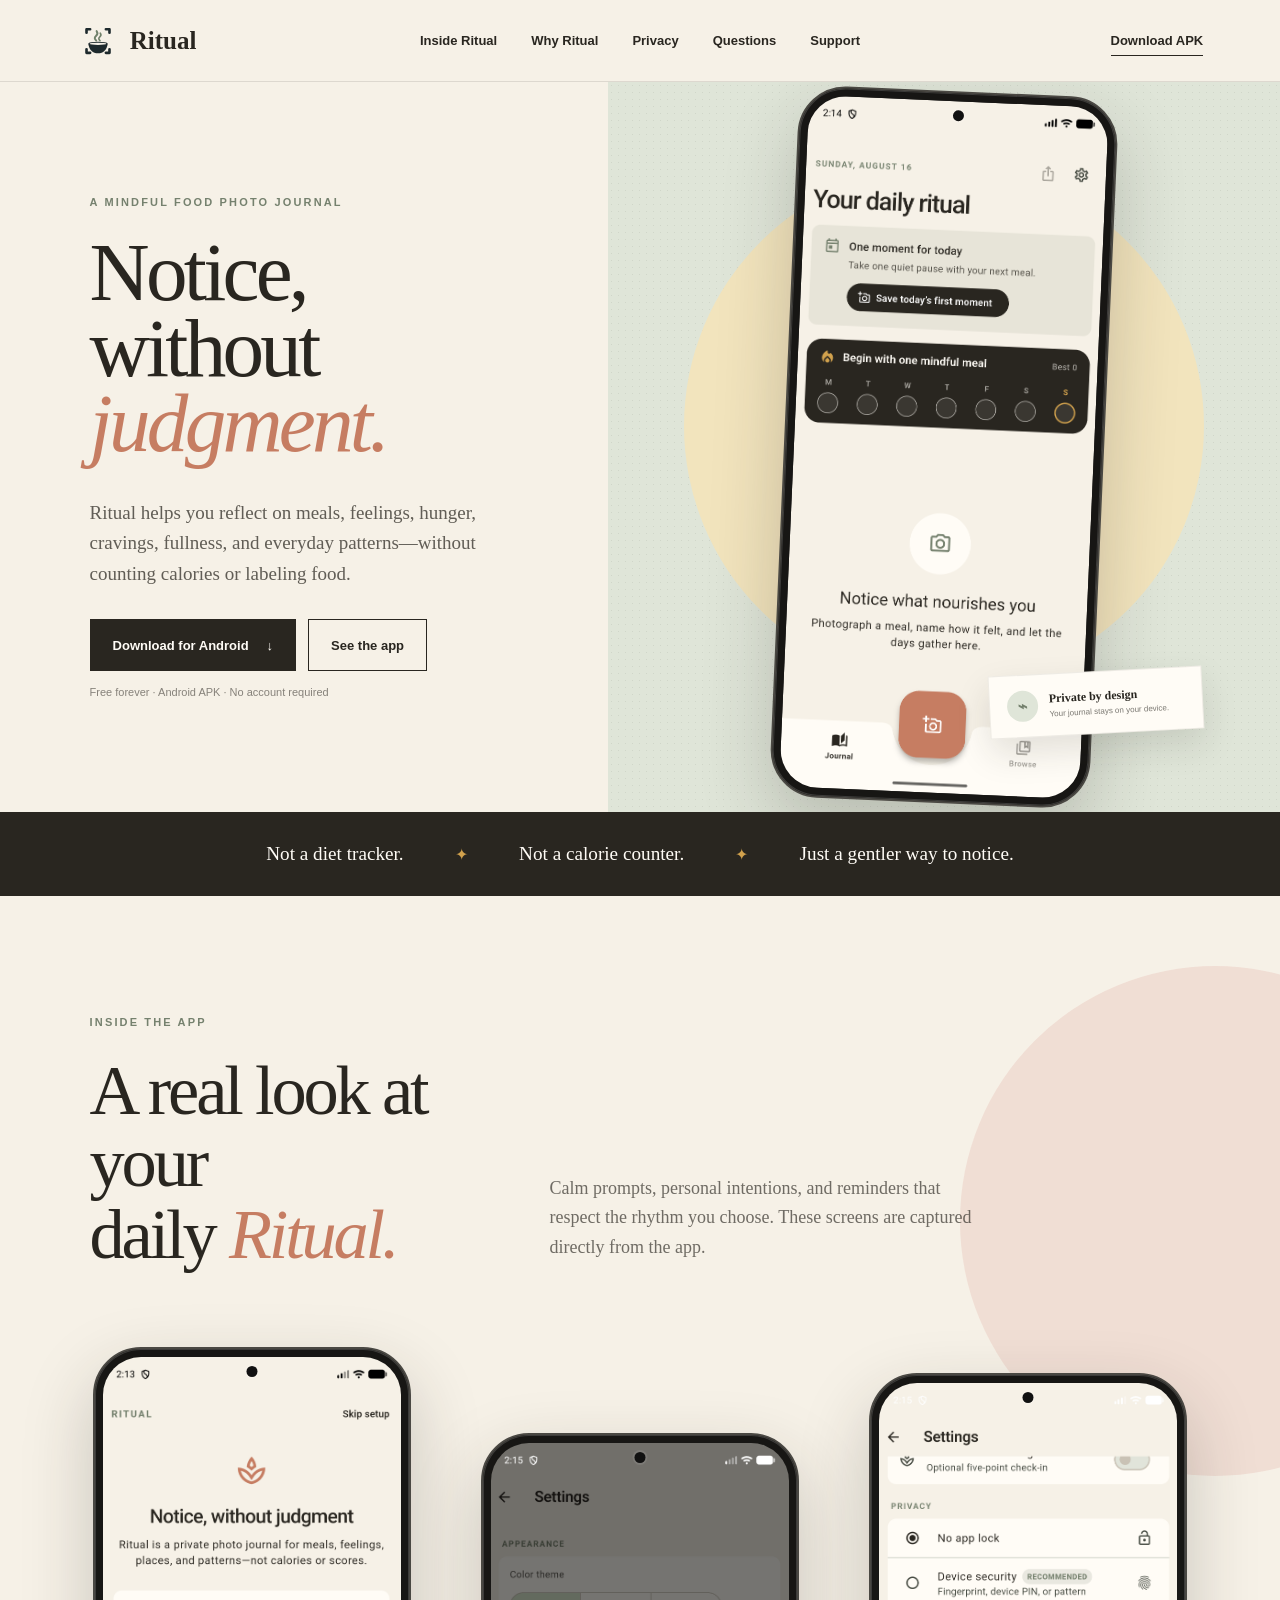
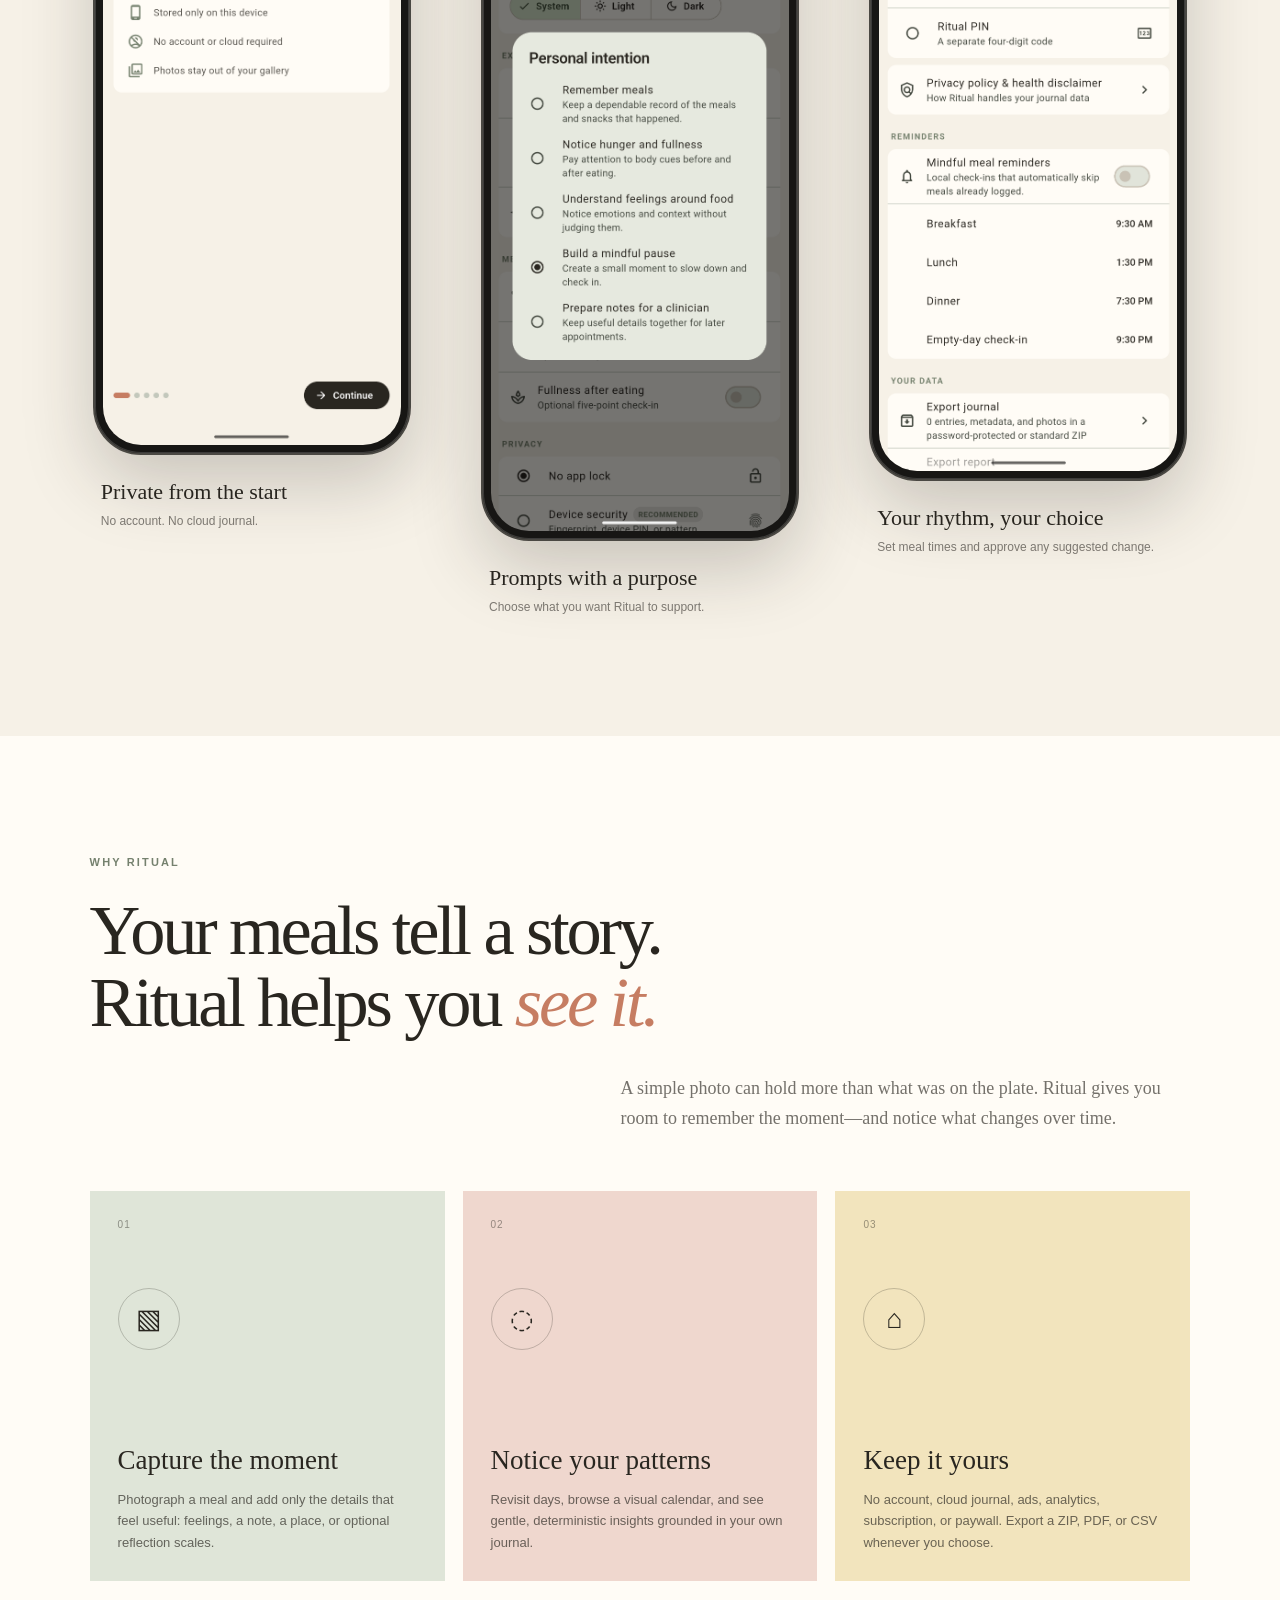
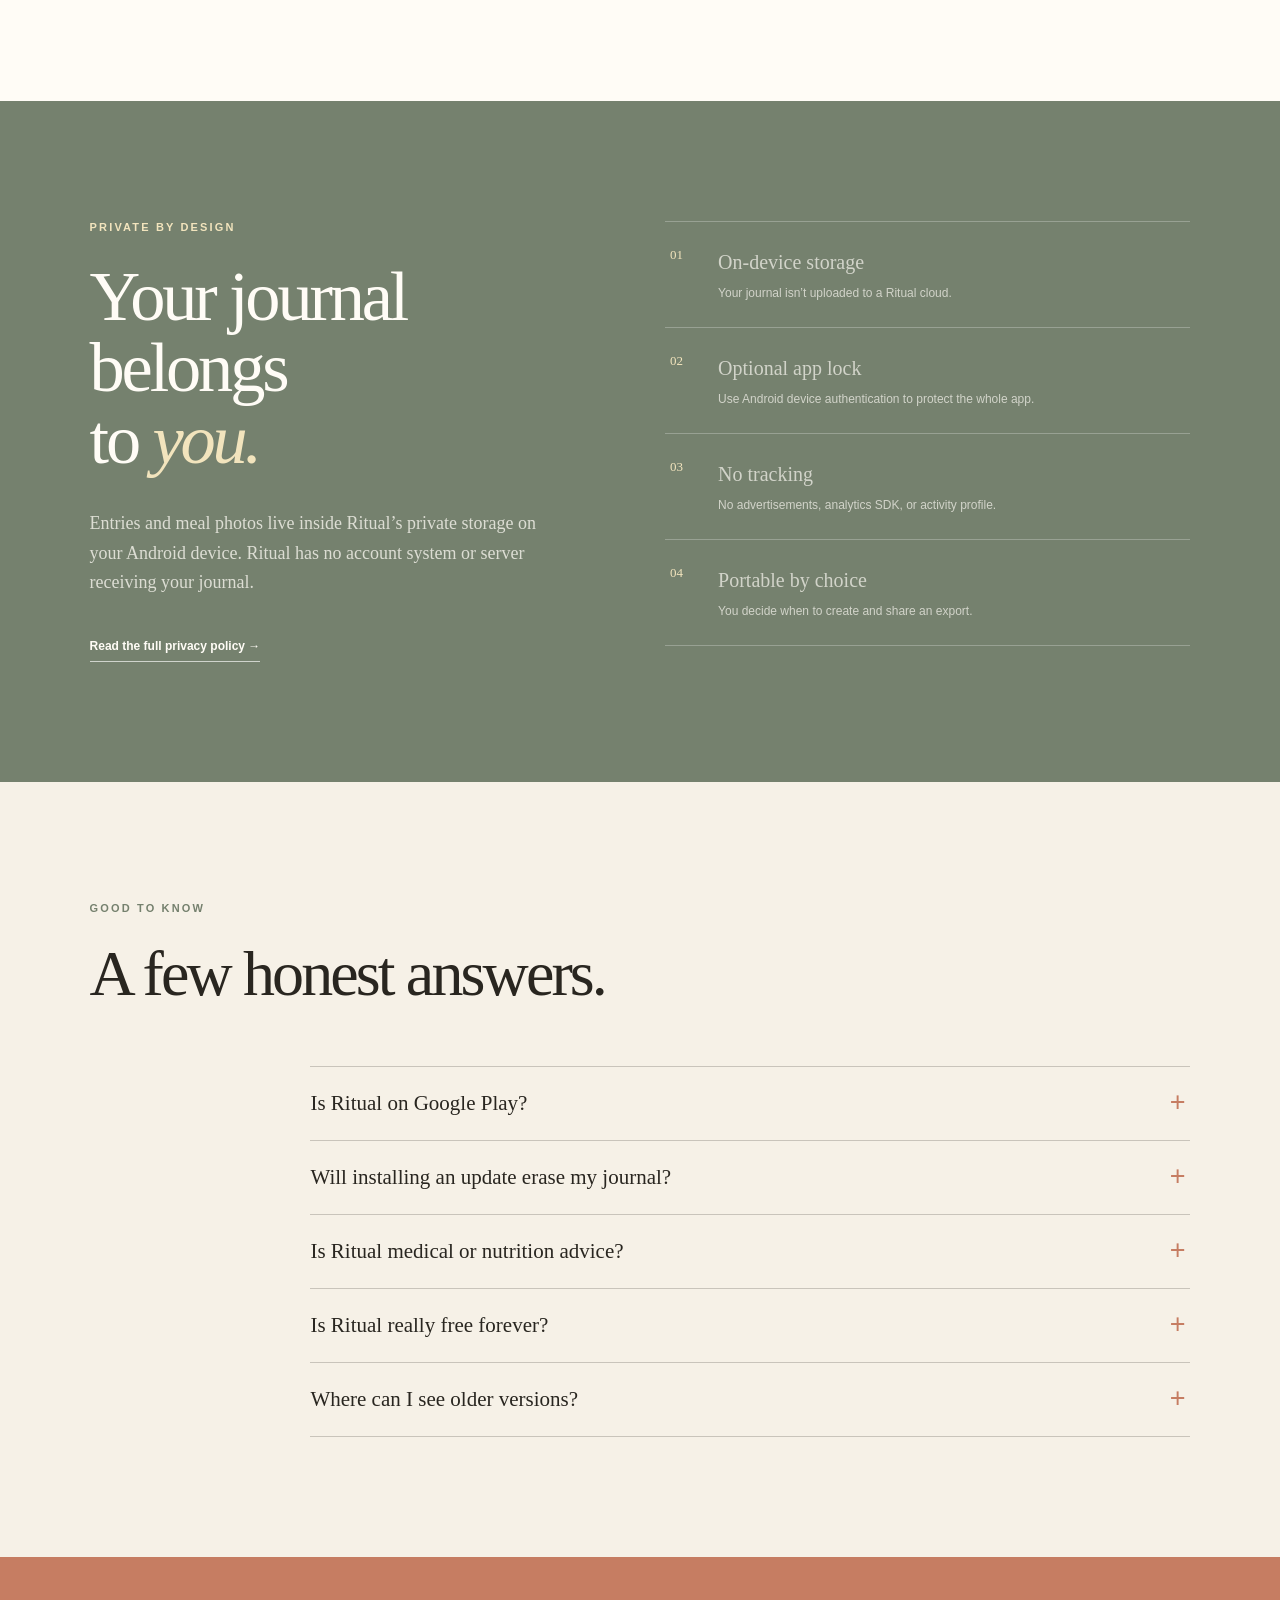
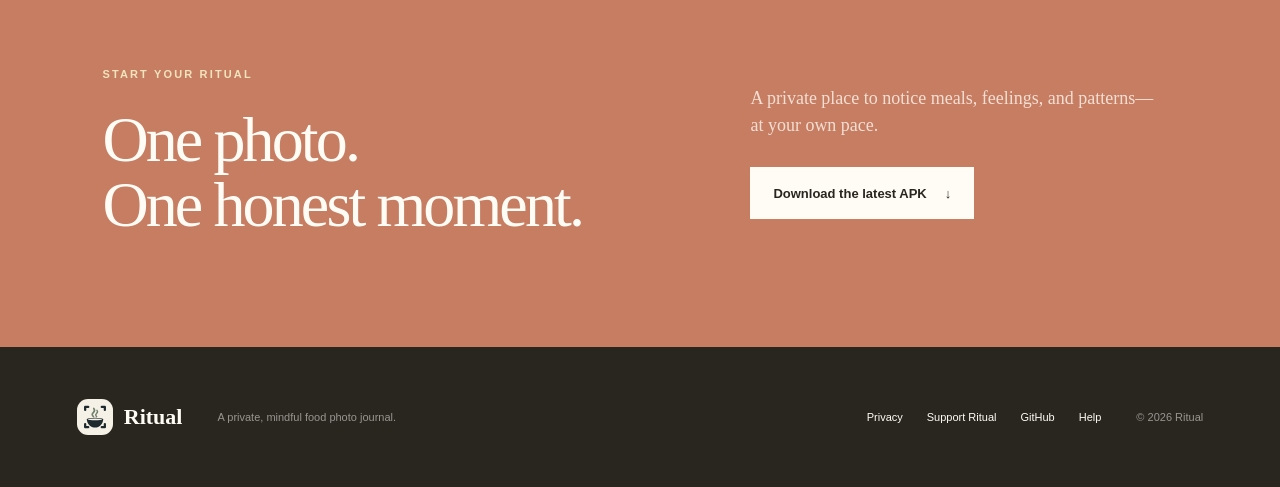
<file: web/index.html>
<!doctype html>
<html lang="en">
  <head>
    <meta charset="utf-8" />
    <meta name="viewport" content="width=device-width, initial-scale=1" />
    <meta name="theme-color" content="#f6f1e7" />
    <meta
      name="description"
      content="Ritual is a private, mindful food photo journal for Android. Notice meals, feelings, and patterns without calories or judgment."
    />
    <meta property="og:type" content="website" />
    <meta property="og:title" content="Ritual — Notice, without judgment" />
    <meta
      property="og:description"
      content="A private food photo journal for Android. Your journal stays on your device."
    />
    <meta property="og:url" content="https://ritualapp.nishkamk.com/" />
    <meta property="og:image" content="https://ritualapp.nishkamk.com/assets/ritual-social-card.png" />
    <meta property="og:image:width" content="1200" />
    <meta property="og:image:height" content="630" />
    <meta name="twitter:card" content="summary_large_image" />
    <link rel="canonical" href="https://ritualapp.nishkamk.com/" />
    <link rel="icon" href="assets/ritual-logo.svg" type="image/svg+xml" />
    <link rel="icon" href="favicon.ico" sizes="any" />
    <link rel="apple-touch-icon" href="apple-touch-icon.png" />
    <link rel="manifest" href="site.webmanifest" />
    <link rel="stylesheet" href="styles.css" />
    <title>Ritual — A private food photo journal</title>
  </head>
  <body>
    <header class="site-header">
      <a class="brand" href="#top" aria-label="Ritual home">
        <img src="assets/ritual-logo.svg" alt="" width="42" height="42" />
        <span>Ritual</span>
      </a>
      <nav aria-label="Main navigation">
        <a href="#inside-ritual">Inside Ritual</a>
        <a href="#why-ritual">Why Ritual</a>
        <a href="#privacy">Privacy</a>
        <a href="#questions">Questions</a>
        <a href="support/">Support</a>
      </nav>
      <a class="header-download" href="https://github.com/ScoutorcusA/ritual-app/releases/download/ritual-latest/ritual-latest.apk">Download APK</a>
    </header>

    <main id="top">
      <section class="hero">
        <div class="hero-copy">
          <p class="eyebrow">A mindful food photo journal</p>
          <h1>Notice, without<br /><em>judgment.</em></h1>
          <p class="hero-intro">
            Ritual helps you reflect on meals, feelings, hunger, cravings, fullness,
            and everyday patterns—without counting calories or labeling food.
          </p>
          <div class="hero-actions">
            <a class="button button-primary" href="https://github.com/ScoutorcusA/ritual-app/releases/download/ritual-latest/ritual-latest.apk">
              Download for Android <span aria-hidden="true">↓</span>
            </a>
            <a class="button button-secondary" href="#inside-ritual">See the app</a>
          </div>
          <p class="download-note">Free forever · Android APK · No account required</p>
        </div>

        <div class="hero-visual" aria-label="A preview of the Ritual food journal">
          <div class="sun-disc" aria-hidden="true"></div>
          <div class="device-phone hero-phone">
            <span class="phone-camera" aria-hidden="true"></span>
            <img
              src="assets/app-today.png"
              alt="Ritual’s Today screen showing a mindful first-meal prompt and weekly rhythm"
              width="1344"
              height="2992"
            />
          </div>
          <aside class="privacy-note">
            <span aria-hidden="true">⌁</span>
            <div><strong>Private by design</strong><small>Your journal stays on your device.</small></div>
          </aside>
        </div>
      </section>

      <section class="principle-strip" aria-label="Ritual principles">
        <p>Not a diet tracker.</p>
        <span aria-hidden="true">✦</span>
        <p>Not a calorie counter.</p>
        <span aria-hidden="true">✦</span>
        <p>Just a gentler way to notice.</p>
      </section>

      <section class="section app-showcase" id="inside-ritual">
        <div class="section-heading showcase-heading">
          <p class="eyebrow">Inside the app</p>
          <h2>A real look at your<br />daily <em>Ritual.</em></h2>
          <p>
            Calm prompts, personal intentions, and reminders that respect the
            rhythm you choose. These screens are captured directly from the app.
          </p>
        </div>
        <div class="screenshot-stage">
          <figure class="screen-card screen-card-onboarding">
            <div class="device-phone">
              <span class="phone-camera" aria-hidden="true"></span>
              <img
                src="assets/app-onboarding.png"
                alt="Ritual onboarding explaining private on-device storage"
                loading="lazy"
                width="1344"
                height="2992"
              />
            </div>
            <figcaption><strong>Private from the start</strong><span>No account. No cloud journal.</span></figcaption>
          </figure>
          <figure class="screen-card screen-card-intention">
            <div class="device-phone">
              <span class="phone-camera" aria-hidden="true"></span>
              <img
                src="assets/app-intention.png"
                alt="Ritual’s personal intention choices"
                loading="lazy"
                width="1344"
                height="2992"
              />
            </div>
            <figcaption><strong>Prompts with a purpose</strong><span>Choose what you want Ritual to support.</span></figcaption>
          </figure>
          <figure class="screen-card screen-card-reminders">
            <div class="device-phone">
              <span class="phone-camera" aria-hidden="true"></span>
              <img
                src="assets/app-reminders.png"
                alt="Ritual reminder settings with editable meal times"
                loading="lazy"
                width="1344"
                height="2992"
              />
            </div>
            <figcaption><strong>Your rhythm, your choice</strong><span>Set meal times and approve any suggested change.</span></figcaption>
          </figure>
        </div>
      </section>

      <section class="section story" id="why-ritual">
        <div class="section-heading">
          <p class="eyebrow">Why Ritual</p>
          <h2>Your meals tell a story.<br />Ritual helps you <em>see it.</em></h2>
        </div>
        <p class="section-lede">
          A simple photo can hold more than what was on the plate. Ritual gives you
          room to remember the moment—and notice what changes over time.
        </p>
        <div class="feature-grid">
          <article class="feature-card feature-sage">
            <span class="feature-number">01</span>
            <div class="feature-icon" aria-hidden="true">▧</div>
            <h3>Capture the moment</h3>
            <p>Photograph a meal and add only the details that feel useful: feelings, a note, a place, or optional reflection scales.</p>
          </article>
          <article class="feature-card feature-clay">
            <span class="feature-number">02</span>
            <div class="feature-icon" aria-hidden="true">◌</div>
            <h3>Notice your patterns</h3>
            <p>Revisit days, browse a visual calendar, and see gentle, deterministic insights grounded in your own journal.</p>
          </article>
          <article class="feature-card feature-honey">
            <span class="feature-number">03</span>
            <div class="feature-icon" aria-hidden="true">⌂</div>
            <h3>Keep it yours</h3>
            <p>No account, cloud journal, ads, analytics, subscription, or paywall. Export a ZIP, PDF, or CSV whenever you choose.</p>
          </article>
        </div>
      </section>

      <section class="section privacy" id="privacy">
        <div class="privacy-copy">
          <p class="eyebrow">Private by design</p>
          <h2>Your journal belongs<br />to <em>you.</em></h2>
          <p>
            Entries and meal photos live inside Ritual’s private storage on your
            Android device. Ritual has no account system or server receiving your journal.
          </p>
          <a class="text-link" href="privacy/">Read the full privacy policy <span aria-hidden="true">→</span></a>
        </div>
        <div class="privacy-list">
          <div><span aria-hidden="true">01</span><p><strong>On-device storage</strong>Your journal isn’t uploaded to a Ritual cloud.</p></div>
          <div><span aria-hidden="true">02</span><p><strong>Optional app lock</strong>Use Android device authentication to protect the whole app.</p></div>
          <div><span aria-hidden="true">03</span><p><strong>No tracking</strong>No advertisements, analytics SDK, or activity profile.</p></div>
          <div><span aria-hidden="true">04</span><p><strong>Portable by choice</strong>You decide when to create and share an export.</p></div>
        </div>
      </section>

      <section class="section questions" id="questions">
        <div class="section-heading compact">
          <p class="eyebrow">Good to know</p>
          <h2>A few honest answers.</h2>
        </div>
        <div class="faq-list">
          <details>
            <summary>Is Ritual on Google Play?</summary>
            <p>Not yet. Ritual is in active development and currently installs as an Android APK. Your phone may ask you to allow installation from your browser or file manager.</p>
          </details>
          <details>
            <summary>Will installing an update erase my journal?</summary>
            <p>No, as long as the APK is signed with the same Ritual signing key and has a newer build number. Exporting a ZIP before an update is still a sensible backup.</p>
          </details>
          <details>
            <summary>Is Ritual medical or nutrition advice?</summary>
            <p>No. Ritual is a personal reflection tool, not a medical device, and its summaries are not medical advice.</p>
          </details>
          <details>
            <summary>Is Ritual really free forever?</summary>
            <p>Yes. Every feature is available without payment. Optional sponsorship supports continued development but never unlocks features, status, or special access.</p>
          </details>
          <details>
            <summary>Where can I see older versions?</summary>
            <p>Permanent versioned builds are kept on the <a href="https://github.com/ScoutorcusA/ritual-app/releases">GitHub releases page</a>. The main download button always points to the newest build.</p>
          </details>
        </div>
      </section>

      <section class="download-panel">
        <div>
          <p class="eyebrow">Start your Ritual</p>
          <h2>One photo.<br />One honest moment.</h2>
        </div>
        <div>
          <p>A private place to notice meals, feelings, and patterns—at your own pace.</p>
          <a class="button button-light" href="https://github.com/ScoutorcusA/ritual-app/releases/download/ritual-latest/ritual-latest.apk">Download the latest APK <span aria-hidden="true">↓</span></a>
        </div>
      </section>
    </main>

    <footer>
      <a class="brand" href="#top"><img src="assets/ritual-logo.svg" alt="" width="36" height="36" /><span>Ritual</span></a>
      <p>A private, mindful food photo journal.</p>
      <div><a href="privacy/">Privacy</a><a href="support/">Support Ritual</a><a href="https://github.com/ScoutorcusA/ritual-app">GitHub</a><a href="https://github.com/ScoutorcusA/ritual-app/issues">Help</a></div>
      <small>© <span id="year">2026</span> Ritual</small>
    </footer>

    <script src="script.js"></script>
  </body>
</html>
</file>
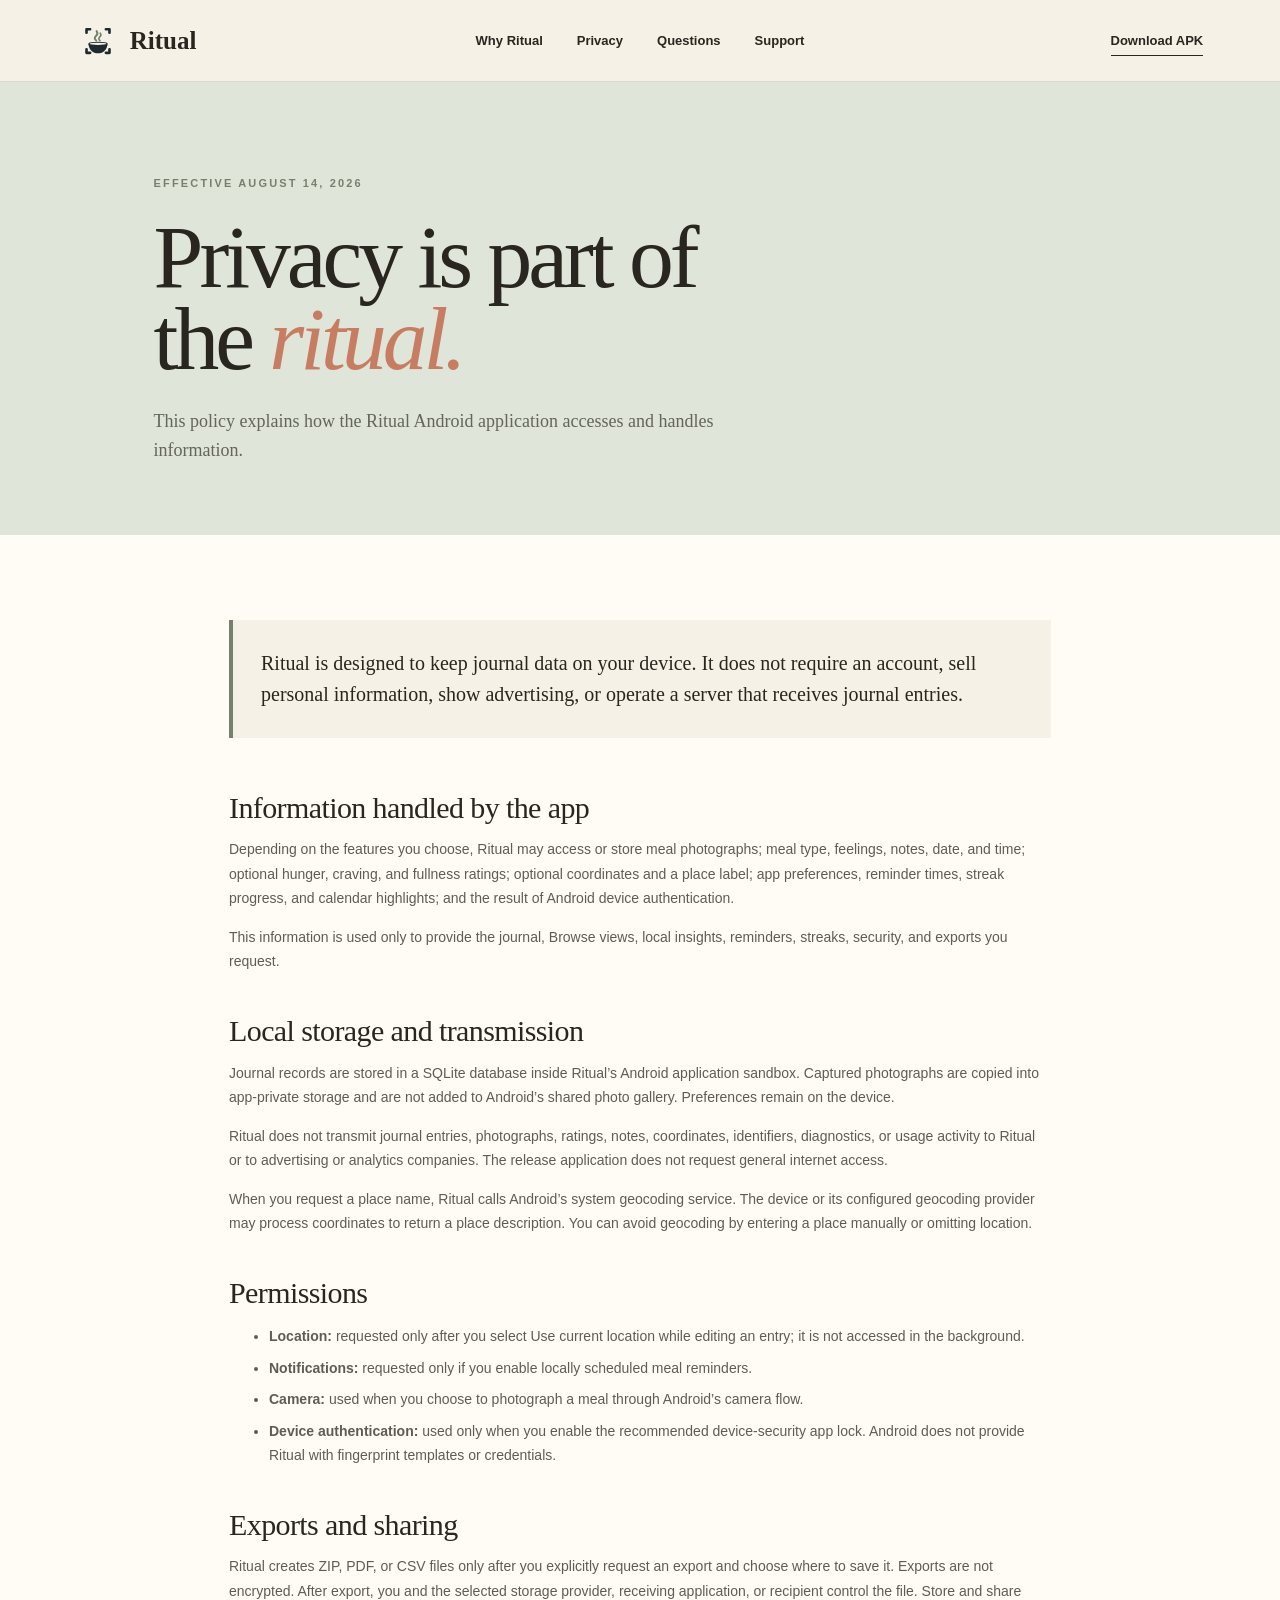
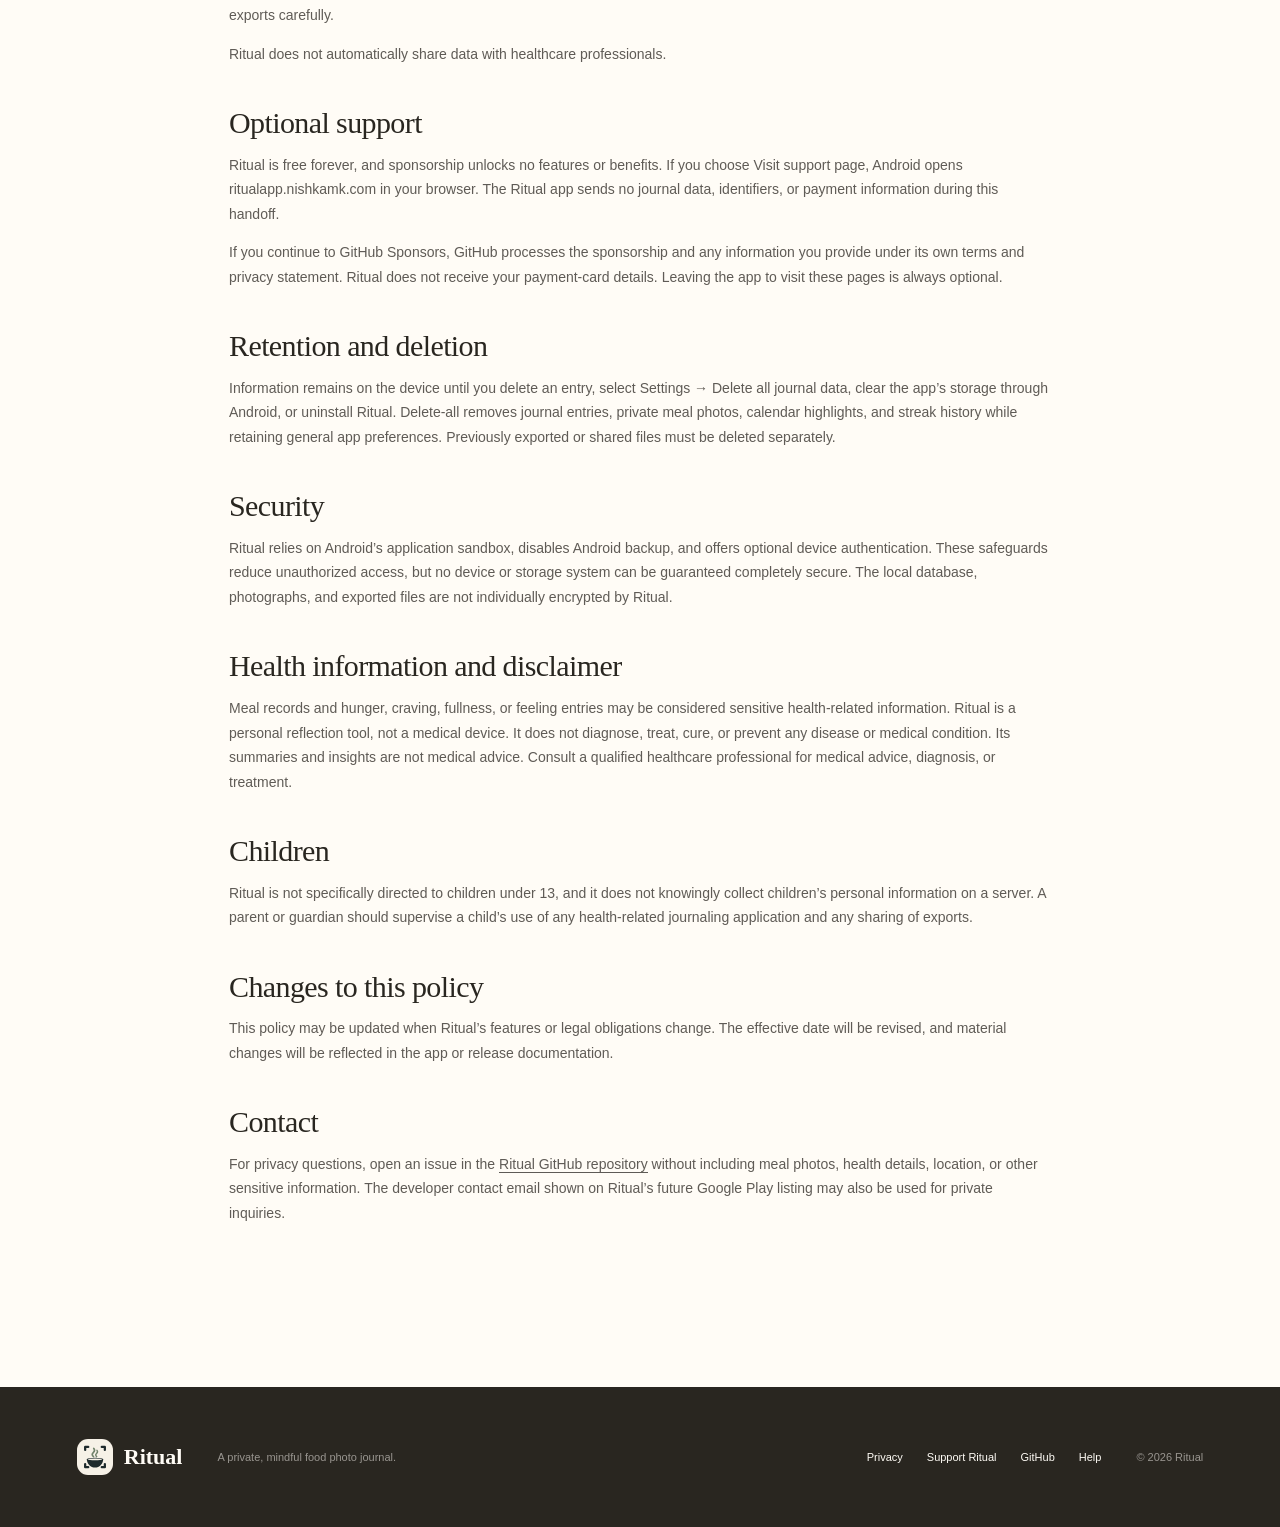
<file: web/privacy/index.html>
<!doctype html>
<html lang="en">
  <head>
    <meta charset="utf-8" />
    <meta name="viewport" content="width=device-width, initial-scale=1" />
    <meta name="theme-color" content="#dfe5d8" />
    <meta name="description" content="How the Ritual Android app accesses, stores, and protects journal information." />
    <link rel="canonical" href="https://ritualapp.nishkamk.com/privacy/" />
    <link rel="icon" href="../assets/ritual-logo.svg" type="image/svg+xml" />
    <link rel="icon" href="../favicon.ico" sizes="any" />
    <link rel="apple-touch-icon" href="../apple-touch-icon.png" />
    <link rel="manifest" href="../site.webmanifest" />
    <link rel="stylesheet" href="../styles.css" />
    <title>Privacy Policy — Ritual</title>
  </head>
  <body>
    <header class="site-header">
      <a class="brand" href="../"><img src="../assets/ritual-logo.svg" alt="" width="42" height="42" /><span>Ritual</span></a>
      <nav aria-label="Main navigation"><a href="../#why-ritual">Why Ritual</a><a href="./" aria-current="page">Privacy</a><a href="../#questions">Questions</a><a href="../support/">Support</a></nav>
      <a class="header-download" href="https://github.com/ScoutorcusA/ritual-app/releases/download/ritual-latest/ritual-latest.apk">Download APK</a>
    </header>
    <main class="legal-main">
      <section class="legal-hero">
        <p class="eyebrow">Effective August 14, 2026</p>
        <h1>Privacy is part of<br />the <em>ritual.</em></h1>
        <p>This policy explains how the Ritual Android application accesses and handles information.</p>
      </section>
      <article class="legal-content">
        <div class="legal-summary">Ritual is designed to keep journal data on your device. It does not require an account, sell personal information, show advertising, or operate a server that receives journal entries.</div>
        <section><h2>Information handled by the app</h2><p>Depending on the features you choose, Ritual may access or store meal photographs; meal type, feelings, notes, date, and time; optional hunger, craving, and fullness ratings; optional coordinates and a place label; app preferences, reminder times, streak progress, and calendar highlights; and the result of Android device authentication.</p><p>This information is used only to provide the journal, Browse views, local insights, reminders, streaks, security, and exports you request.</p></section>
        <section><h2>Local storage and transmission</h2><p>Journal records are stored in a SQLite database inside Ritual’s Android application sandbox. Captured photographs are copied into app-private storage and are not added to Android’s shared photo gallery. Preferences remain on the device.</p><p>Ritual does not transmit journal entries, photographs, ratings, notes, coordinates, identifiers, diagnostics, or usage activity to Ritual or to advertising or analytics companies. The release application does not request general internet access.</p><p>When you request a place name, Ritual calls Android’s system geocoding service. The device or its configured geocoding provider may process coordinates to return a place description. You can avoid geocoding by entering a place manually or omitting location.</p></section>
        <section><h2>Permissions</h2><ul><li><strong>Location:</strong> requested only after you select Use current location while editing an entry; it is not accessed in the background.</li><li><strong>Notifications:</strong> requested only if you enable locally scheduled meal reminders.</li><li><strong>Camera:</strong> used when you choose to photograph a meal through Android’s camera flow.</li><li><strong>Device authentication:</strong> used only when you enable the recommended device-security app lock. Android does not provide Ritual with fingerprint templates or credentials.</li></ul></section>
        <section><h2>Exports and sharing</h2><p>Ritual creates ZIP, PDF, or CSV files only after you explicitly request an export and choose where to save it. Exports are not encrypted. After export, you and the selected storage provider, receiving application, or recipient control the file. Store and share exports carefully.</p><p>Ritual does not automatically share data with healthcare professionals.</p></section>
        <section><h2>Optional support</h2><p>Ritual is free forever, and sponsorship unlocks no features or benefits. If you choose Visit support page, Android opens ritualapp.nishkamk.com in your browser. The Ritual app sends no journal data, identifiers, or payment information during this handoff.</p><p>If you continue to GitHub Sponsors, GitHub processes the sponsorship and any information you provide under its own terms and privacy statement. Ritual does not receive your payment-card details. Leaving the app to visit these pages is always optional.</p></section>
        <section><h2>Retention and deletion</h2><p>Information remains on the device until you delete an entry, select Settings → Delete all journal data, clear the app’s storage through Android, or uninstall Ritual. Delete-all removes journal entries, private meal photos, calendar highlights, and streak history while retaining general app preferences. Previously exported or shared files must be deleted separately.</p></section>
        <section><h2>Security</h2><p>Ritual relies on Android’s application sandbox, disables Android backup, and offers optional device authentication. These safeguards reduce unauthorized access, but no device or storage system can be guaranteed completely secure. The local database, photographs, and exported files are not individually encrypted by Ritual.</p></section>
        <section><h2>Health information and disclaimer</h2><p>Meal records and hunger, craving, fullness, or feeling entries may be considered sensitive health-related information. Ritual is a personal reflection tool, not a medical device. It does not diagnose, treat, cure, or prevent any disease or medical condition. Its summaries and insights are not medical advice. Consult a qualified healthcare professional for medical advice, diagnosis, or treatment.</p></section>
        <section><h2>Children</h2><p>Ritual is not specifically directed to children under 13, and it does not knowingly collect children’s personal information on a server. A parent or guardian should supervise a child’s use of any health-related journaling application and any sharing of exports.</p></section>
        <section><h2>Changes to this policy</h2><p>This policy may be updated when Ritual’s features or legal obligations change. The effective date will be revised, and material changes will be reflected in the app or release documentation.</p></section>
        <section><h2>Contact</h2><p>For privacy questions, open an issue in the <a href="https://github.com/ScoutorcusA/ritual-app/issues">Ritual GitHub repository</a> without including meal photos, health details, location, or other sensitive information. The developer contact email shown on Ritual’s future Google Play listing may also be used for private inquiries.</p></section>
      </article>
    </main>
    <footer><a class="brand" href="../"><img src="../assets/ritual-logo.svg" alt="" width="36" height="36" /><span>Ritual</span></a><p>A private, mindful food photo journal.</p><div><a href="./">Privacy</a><a href="../support/">Support Ritual</a><a href="https://github.com/ScoutorcusA/ritual-app">GitHub</a><a href="https://github.com/ScoutorcusA/ritual-app/issues">Help</a></div><small>© 2026 Ritual</small></footer>
    <script src="../script.js"></script>
  </body>
</html>
</file>
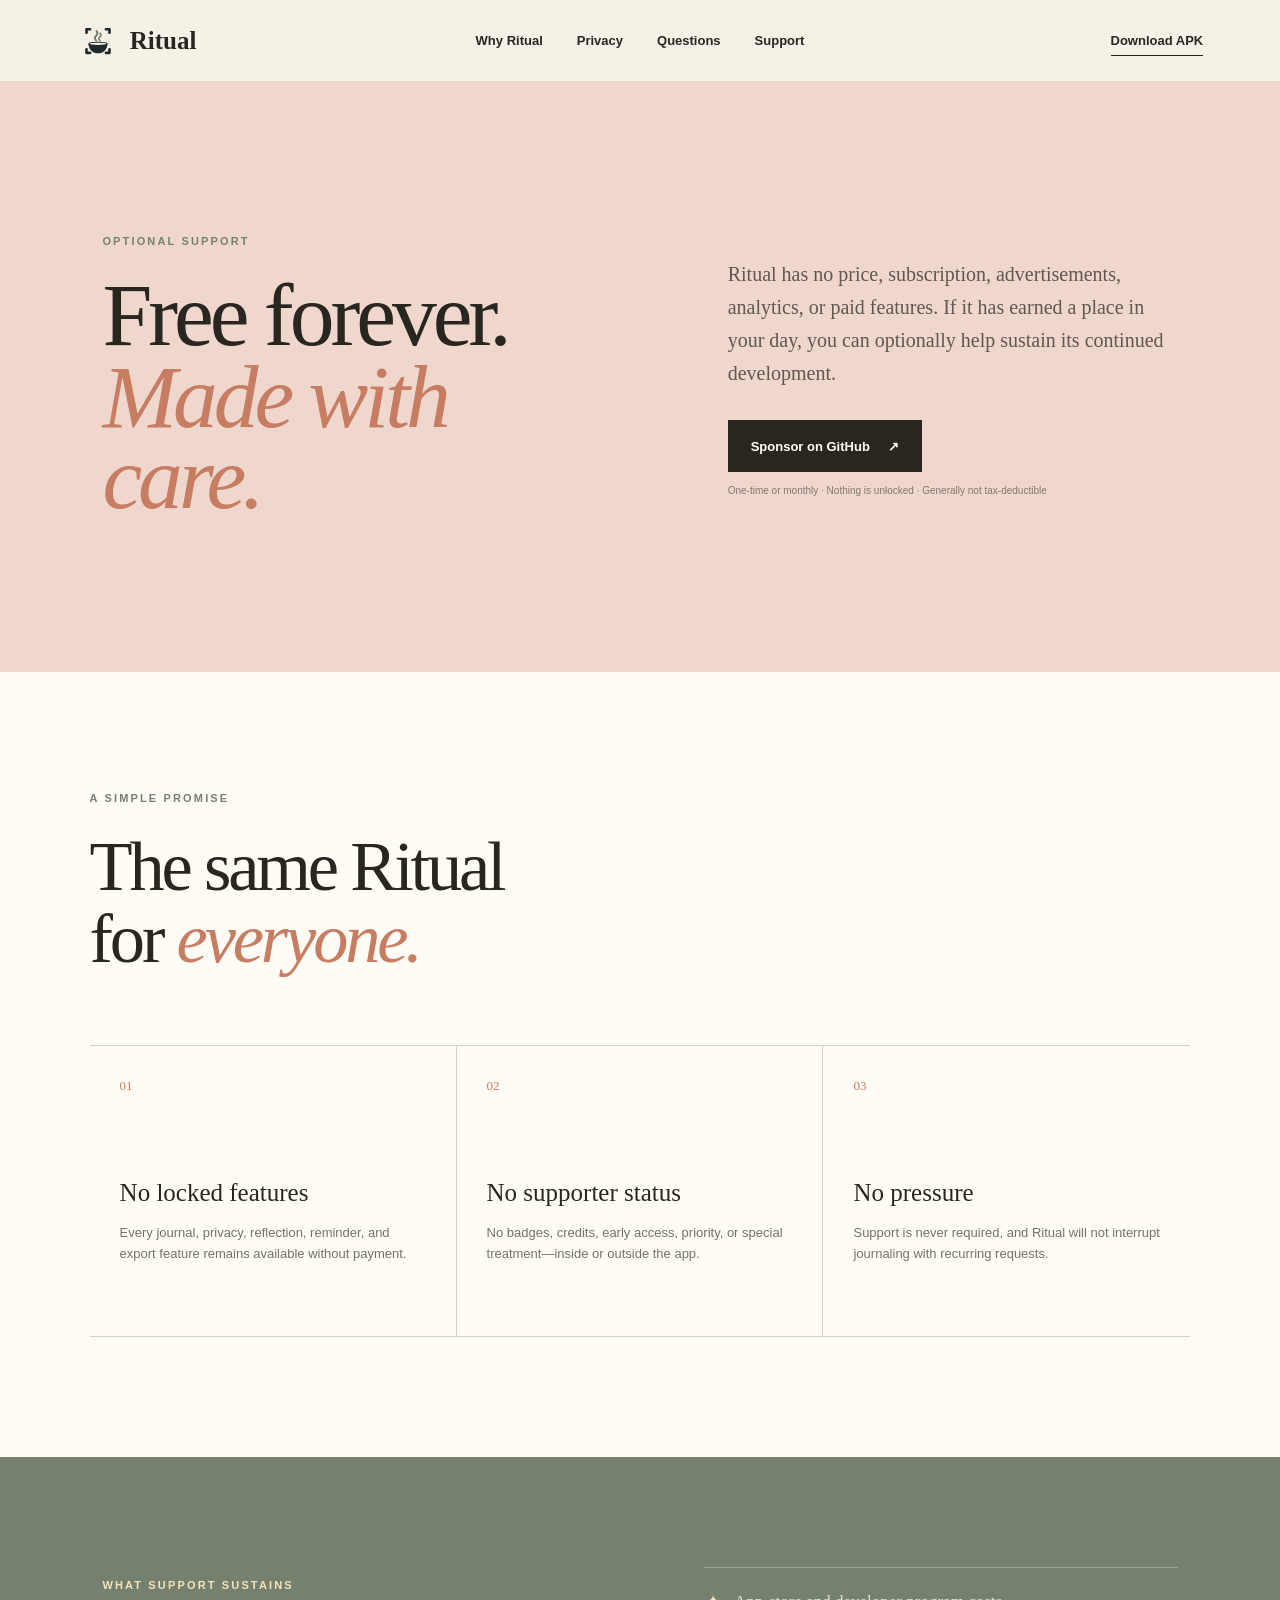
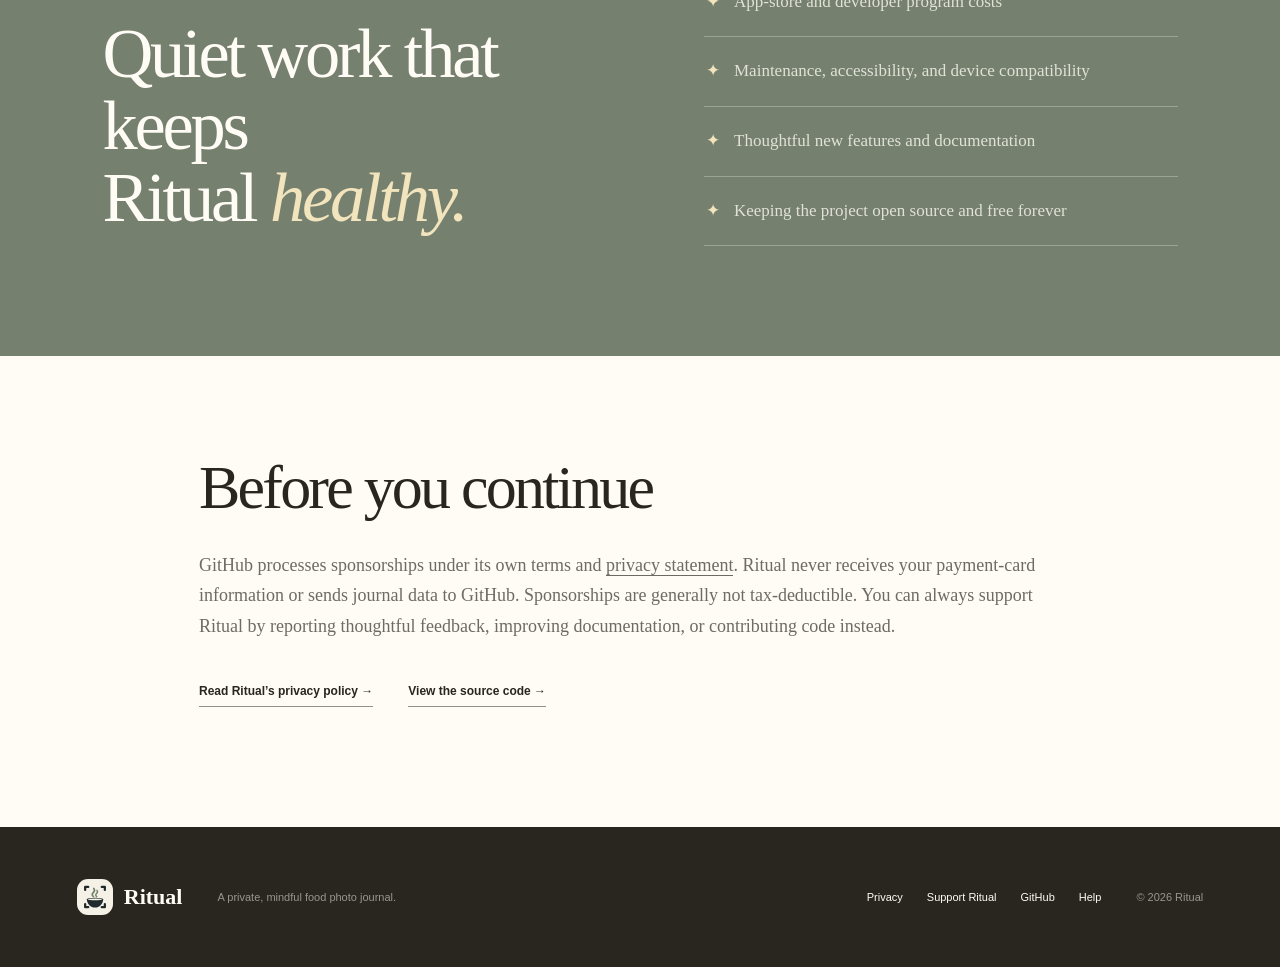
<file: web/support/index.html>
<!doctype html>
<html lang="en">
  <head>
    <meta charset="utf-8" />
    <meta name="viewport" content="width=device-width, initial-scale=1" />
    <meta name="theme-color" content="#efd7ce" />
    <meta name="description" content="Optionally support Ritual’s continued open-source development. Ritual is free forever and sponsorship unlocks nothing." />
    <meta property="og:type" content="website" />
    <meta property="og:title" content="Support Ritual — free forever" />
    <meta property="og:description" content="Optional support for a private, mindful food photo journal. No paywalls, perks, or special access." />
    <meta property="og:url" content="https://ritualapp.nishkamk.com/support/" />
    <meta property="og:image" content="https://ritualapp.nishkamk.com/assets/ritual-social-card.png" />
    <meta name="twitter:card" content="summary_large_image" />
    <link rel="canonical" href="https://ritualapp.nishkamk.com/support/" />
    <link rel="icon" href="../assets/ritual-logo.svg" type="image/svg+xml" />
    <link rel="icon" href="../favicon.ico" sizes="any" />
    <link rel="apple-touch-icon" href="../apple-touch-icon.png" />
    <link rel="manifest" href="../site.webmanifest" />
    <link rel="stylesheet" href="../styles.css" />
    <title>Support Ritual — Free forever</title>
  </head>
  <body>
    <header class="site-header">
      <a class="brand" href="../"><img src="../assets/ritual-logo.svg" alt="" width="42" height="42" /><span>Ritual</span></a>
      <nav aria-label="Main navigation"><a href="../#why-ritual">Why Ritual</a><a href="../privacy/">Privacy</a><a href="../#questions">Questions</a><a href="./" aria-current="page">Support</a></nav>
      <a class="header-download" href="https://github.com/ScoutorcusA/ritual-app/releases/download/ritual-latest/ritual-latest.apk">Download APK</a>
    </header>

    <main class="support-main">
      <section class="support-hero">
        <div>
          <p class="eyebrow">Optional support</p>
          <h1>Free forever.<br /><em>Made with care.</em></h1>
        </div>
        <div class="support-intro">
          <p>Ritual has no price, subscription, advertisements, analytics, or paid features. If it has earned a place in your day, you can optionally help sustain its continued development.</p>
          <a class="button button-primary" href="https://github.com/sponsors/ScoutorcusA?metadata_campaign=ritualapp" aria-describedby="sponsor-note">Sponsor on GitHub <span aria-hidden="true">↗</span></a>
          <small id="sponsor-note">One-time or monthly · Nothing is unlocked · Generally not tax-deductible</small>
        </div>
      </section>

      <section class="support-promises" aria-labelledby="same-app-heading">
        <div class="section-heading">
          <p class="eyebrow">A simple promise</p>
          <h2 id="same-app-heading">The same Ritual<br />for <em>everyone.</em></h2>
        </div>
        <div class="promise-grid">
          <article><span>01</span><h3>No locked features</h3><p>Every journal, privacy, reflection, reminder, and export feature remains available without payment.</p></article>
          <article><span>02</span><h3>No supporter status</h3><p>No badges, credits, early access, priority, or special treatment—inside or outside the app.</p></article>
          <article><span>03</span><h3>No pressure</h3><p>Support is never required, and Ritual will not interrupt journaling with recurring requests.</p></article>
        </div>
      </section>

      <section class="support-uses">
        <div>
          <p class="eyebrow">What support sustains</p>
          <h2>Quiet work that keeps<br />Ritual <em>healthy.</em></h2>
        </div>
        <ul>
          <li><span aria-hidden="true">✦</span> App-store and developer program costs</li>
          <li><span aria-hidden="true">✦</span> Maintenance, accessibility, and device compatibility</li>
          <li><span aria-hidden="true">✦</span> Thoughtful new features and documentation</li>
          <li><span aria-hidden="true">✦</span> Keeping the project open source and free forever</li>
        </ul>
      </section>

      <section class="support-disclosure">
        <h2>Before you continue</h2>
        <p>GitHub processes sponsorships under its own terms and <a href="https://docs.github.com/en/site-policy/privacy-policies/github-general-privacy-statement">privacy statement</a>. Ritual never receives your payment-card information or sends journal data to GitHub. Sponsorships are generally not tax-deductible. You can always support Ritual by reporting thoughtful feedback, improving documentation, or contributing code instead.</p>
        <div><a class="text-link" href="../privacy/">Read Ritual’s privacy policy <span aria-hidden="true">→</span></a><a class="text-link" href="https://github.com/ScoutorcusA/ritual-app">View the source code <span aria-hidden="true">→</span></a></div>
      </section>
    </main>

    <footer>
      <a class="brand" href="../"><img src="../assets/ritual-logo.svg" alt="" width="36" height="36" /><span>Ritual</span></a>
      <p>A private, mindful food photo journal.</p>
      <div><a href="../privacy/">Privacy</a><a href="./">Support Ritual</a><a href="https://github.com/ScoutorcusA/ritual-app">GitHub</a><a href="https://github.com/ScoutorcusA/ritual-app/issues">Help</a></div>
      <small>© 2026 Ritual</small>
    </footer>
    <script src="../script.js"></script>
  </body>
</html>
</file>
<file: web/styles.css>
:root {
  color-scheme: light;
  --cream: #f6f1e7;
  --paper: #fffcf6;
  --ink: #292620;
  --sage: #75816e;
  --sage-light: #dfe5d8;
  --clay: #c67d62;
  --clay-light: #efd7ce;
  --honey: #d2a24d;
  --honey-light: #f2e4bd;
  --mist: #e7e2d8;
  --serif: Georgia, "Times New Roman", serif;
  --sans: Inter, ui-sans-serif, -apple-system, BlinkMacSystemFont, "Segoe UI", sans-serif;
}

* { box-sizing: border-box; }
html { scroll-behavior: smooth; }
body { margin: 0; color: var(--ink); background: var(--cream); font-family: var(--sans); -webkit-font-smoothing: antialiased; }
a { color: inherit; text-decoration: none; }
img { display: block; max-width: 100%; }
button, summary { font: inherit; }

.site-header { height: 82px; padding: 0 clamp(24px, 6vw, 92px); display: grid; grid-template-columns: 1fr auto 1fr; align-items: center; border-bottom: 1px solid rgba(41, 38, 32, .12); position: relative; z-index: 5; }
.brand { display: inline-flex; align-items: center; gap: 11px; font-family: var(--serif); font-weight: 700; font-size: 25px; width: fit-content; }
.brand img { border-radius: 11px; }
nav { display: flex; align-items: center; gap: 34px; font-size: 13px; font-weight: 650; }
nav a, footer a, .text-link { transition: opacity .2s ease; }
nav a:hover, footer a:hover, .text-link:hover { opacity: .58; }
.header-download { justify-self: end; border-bottom: 1px solid var(--ink); padding: 7px 0; font-size: 13px; font-weight: 750; }
.language-picker { justify-self: end; min-height: 38px; margin-right: 20px; padding: 0 28px 0 10px; border: 1px solid rgba(41,38,32,.24); border-radius: 0; color: var(--ink); background: var(--paper); font: 650 12px var(--sans); }
.site-header:has(.language-picker) { grid-template-columns: 1fr auto auto auto; }

.hero { min-height: 730px; display: grid; grid-template-columns: minmax(0, .95fr) minmax(440px, 1.05fr); align-items: center; overflow: hidden; }
.hero-copy { padding: 85px clamp(30px, 7vw, 108px); }
.eyebrow { margin: 0 0 26px; color: var(--sage); font-size: 11px; line-height: 1.2; font-weight: 800; letter-spacing: 2.15px; text-transform: uppercase; }
h1, h2 { font-family: var(--serif); font-weight: 400; letter-spacing: -.045em; margin: 0; }
h1 { max-width: 650px; font-size: clamp(66px, 6.5vw, 104px); line-height: .91; }
h1 em, h2 em { color: var(--clay); font-weight: 400; }
.hero-intro { max-width: 565px; margin: 36px 0 30px; color: rgba(41, 38, 32, .73); font-family: var(--serif); font-size: 19px; line-height: 1.6; }
.hero-actions { display: flex; gap: 12px; flex-wrap: wrap; }
.button { min-height: 52px; padding: 0 22px; border: 1px solid var(--ink); display: inline-flex; align-items: center; justify-content: center; gap: 18px; font-size: 13px; font-weight: 750; transition: transform .2s ease, background .2s ease; }
.button:hover { transform: translateY(-2px); }
.button-primary { background: var(--ink); color: var(--paper); }
.button-secondary { background: transparent; }
.download-note { margin: 15px 0 0; color: rgba(41, 38, 32, .55); font-size: 11px; }

.hero-visual { min-height: 730px; height: 100%; position: relative; display: grid; place-items: center; background: var(--sage-light); overflow: hidden; }
.hero-visual::before { content: ""; position: absolute; inset: 0; opacity: .2; background-image: radial-gradient(rgba(41,38,32,.4) .55px, transparent .7px); background-size: 7px 7px; }
.sun-disc { position: absolute; width: 520px; aspect-ratio: 1; border-radius: 50%; background: var(--honey-light); top: 84px; left: 50%; transform: translateX(-50%); }
.device-phone { position: relative; width: 100%; aspect-ratio: 1344 / 2992; padding: 8px; overflow: hidden; border: 2px solid #4a4843; border-radius: 48px; background: #171614; box-shadow: 0 28px 70px rgba(41,38,32,.22), inset 0 0 0 1px rgba(255,255,255,.16); }
.device-phone::before, .device-phone::after { content: ""; position: absolute; z-index: 3; left: -4px; width: 4px; border-radius: 3px 0 0 3px; background: #34322f; }
.device-phone::before { top: 18%; height: 10%; }
.device-phone::after { top: 31%; height: 16%; }
.device-phone img { width: 100%; height: 100%; object-fit: cover; border-radius: 38px; background: var(--cream); }
.phone-camera { position: absolute; z-index: 4; top: 17px; left: 50%; width: 11px; height: 11px; transform: translateX(-50%); border-radius: 50%; background: #111; box-shadow: 0 0 0 2px rgba(255,255,255,.08); }
.hero-phone { z-index: 1; width: min(320px, 56%); transform: rotate(2.5deg); }
.privacy-note { position: absolute; z-index: 2; right: clamp(16px, 6vw, 100px); bottom: 78px; width: 214px; padding: 15px 17px; display: flex; align-items: center; gap: 11px; background: var(--paper); border: 1px solid rgba(41,38,32,.08); box-shadow: 0 15px 34px rgba(41,38,32,.13); transform: rotate(-3deg); }
.privacy-note > span { width: 31px; height: 31px; display: grid; place-items: center; border-radius: 50%; background: var(--sage-light); color: var(--sage); font-weight: 900; }
.privacy-note strong, .privacy-note small { display: block; }
.privacy-note strong { font-family: var(--serif); font-size: 12px; }
.privacy-note small { margin-top: 3px; color: rgba(41,38,32,.62); font-size: 8px; }

.principle-strip { min-height: 84px; padding: 18px 5vw; display: flex; align-items: center; justify-content: center; gap: clamp(18px, 4vw, 62px); background: var(--ink); color: var(--paper); text-align: center; }
.principle-strip p { margin: 0; font-family: var(--serif); font-size: clamp(15px, 1.5vw, 21px); }
.principle-strip span { color: var(--honey); }
.app-showcase { position: relative; overflow: hidden; background: var(--cream); }
.app-showcase::before { content: ""; position: absolute; width: 510px; aspect-ratio: 1; right: -190px; top: 70px; border-radius: 50%; background: var(--clay-light); opacity: .72; }
.showcase-heading { position: relative; z-index: 1; display: grid; grid-template-columns: 1fr minmax(280px, 430px); column-gap: 80px; align-items: end; }
.showcase-heading .eyebrow, .showcase-heading h2 { grid-column: 1; }
.showcase-heading > p:last-child { grid-column: 2; grid-row: 1 / span 2; margin: 0 0 8px; color: rgba(41,38,32,.66); font-family: var(--serif); font-size: 18px; line-height: 1.65; }
.screenshot-stage { margin-top: 76px; display: grid; grid-template-columns: repeat(3, minmax(0, 1fr)); gap: clamp(24px, 5vw, 78px); align-items: start; }
.screen-card { min-width: 0; margin: 0; }
.screen-card .device-phone { max-width: 318px; margin: 0 auto; }
.screen-card-intention { margin-top: 86px; }
.screen-card-reminders { margin-top: 26px; }
.screen-card figcaption { max-width: 318px; margin: 24px auto 0; padding: 0 8px; }
.screen-card figcaption strong, .screen-card figcaption span { display: block; }
.screen-card figcaption strong { font-family: var(--serif); font-size: 22px; font-weight: 400; }
.screen-card figcaption span { margin-top: 7px; color: rgba(41,38,32,.58); font-size: 12px; line-height: 1.55; }
.section { padding: 120px clamp(24px, 7vw, 110px); }
.story { background: var(--paper); }
.section-heading { max-width: 890px; }
h2 { font-size: clamp(48px, 5.5vw, 79px); line-height: 1.02; }
.section-lede { max-width: 570px; margin: 35px 0 58px auto; color: rgba(41,38,32,.65); font-family: var(--serif); font-size: 18px; line-height: 1.65; }
.feature-grid { display: grid; grid-template-columns: repeat(3, 1fr); gap: 18px; }
.feature-card { min-height: 390px; padding: 28px; display: flex; flex-direction: column; position: relative; }
.feature-sage { background: var(--sage-light); }
.feature-clay { background: var(--clay-light); }
.feature-honey { background: var(--honey-light); }
.feature-number { color: rgba(41,38,32,.45); font-size: 10px; letter-spacing: 1px; }
.feature-icon { width: 62px; height: 62px; margin: 58px 0 auto; display: grid; place-items: center; border: 1px solid rgba(41,38,32,.24); border-radius: 50%; font-family: var(--serif); font-size: 27px; }
.feature-card h3 { margin: 35px 0 13px; font-family: var(--serif); font-size: 27px; font-weight: 400; }
.feature-card p { margin: 0; color: rgba(41,38,32,.68); font-size: 13px; line-height: 1.65; }

.privacy { display: grid; grid-template-columns: .92fr 1.08fr; gap: clamp(60px, 10vw, 160px); align-items: start; background: var(--sage); color: var(--paper); }
.privacy .eyebrow { color: var(--honey-light); }
.privacy h2 em { color: var(--honey-light); }
.privacy-copy > p:not(.eyebrow) { max-width: 490px; margin: 33px 0; color: rgba(255,252,246,.75); font-family: var(--serif); font-size: 18px; line-height: 1.65; }
.text-link { display: inline-block; border-bottom: 1px solid rgba(255,255,255,.65); padding: 8px 0; font-size: 12px; font-weight: 750; }
.privacy-list { border-top: 1px solid rgba(255,255,255,.25); }
.privacy-list > div { padding: 25px 5px; display: grid; grid-template-columns: 48px 1fr; border-bottom: 1px solid rgba(255,255,255,.25); }
.privacy-list span { color: var(--honey-light); font-family: var(--serif); font-size: 13px; }
.privacy-list p, .privacy-list strong { margin: 0; display: block; }
.privacy-list strong { margin-bottom: 7px; font-family: var(--serif); font-size: 20px; font-weight: 400; }
.privacy-list p { color: rgba(255,252,246,.67); font-size: 12px; line-height: 1.5; }

.questions { background: var(--cream); }
.compact h2 { font-size: clamp(48px, 5vw, 68px); }
.faq-list { max-width: 880px; margin: 60px 0 0 auto; border-top: 1px solid rgba(41,38,32,.22); }
details { border-bottom: 1px solid rgba(41,38,32,.22); }
summary { padding: 24px 42px 24px 0; position: relative; list-style: none; cursor: pointer; font-family: var(--serif); font-size: 21px; }
summary::-webkit-details-marker { display: none; }
summary::after { content: "+"; position: absolute; right: 5px; top: 20px; color: var(--clay); font-family: var(--sans); font-size: 27px; font-weight: 300; }
details[open] summary::after { content: "−"; }
details p { max-width: 720px; margin: -7px 0 25px; color: rgba(41,38,32,.66); font-size: 14px; line-height: 1.7; }
details p a { border-bottom: 1px solid currentColor; }
.download-panel { min-height: 390px; padding: 80px clamp(24px, 8vw, 125px); display: grid; grid-template-columns: 1.15fr .85fr; align-items: center; gap: 70px; background: var(--clay); color: var(--paper); }
.download-panel .eyebrow { color: var(--honey-light); }
.download-panel h2 { font-size: clamp(50px, 5vw, 73px); }
.download-panel > div:last-child p { max-width: 410px; margin: 0 0 28px; color: rgba(255,252,246,.77); font-family: var(--serif); font-size: 18px; line-height: 1.5; }
.button-light { color: var(--ink); background: var(--paper); border-color: var(--paper); }
footer { min-height: 140px; padding: 38px clamp(24px, 6vw, 92px); display: grid; grid-template-columns: auto 1fr auto auto; gap: 35px; align-items: center; background: var(--ink); color: var(--paper); }
footer .brand { font-size: 22px; }
footer p, footer small { color: rgba(255,252,246,.52); font-size: 11px; }
footer > div { display: flex; gap: 24px; font-size: 11px; }

.legal-main { background: var(--paper); }
.legal-hero { padding: 95px clamp(24px, 12vw, 190px) 70px; background: var(--sage-light); }
.legal-hero h1 { max-width: 850px; font-size: clamp(56px, 7vw, 92px); }
.legal-hero p:last-child { max-width: 650px; margin: 28px 0 0; font-family: var(--serif); font-size: 18px; line-height: 1.6; color: rgba(41,38,32,.67); }
.legal-content { max-width: 870px; margin: 0 auto; padding: 85px 24px 120px; }
.legal-summary { margin-bottom: 55px; padding: 28px; border-left: 4px solid var(--sage); background: var(--cream); font-family: var(--serif); font-size: 20px; line-height: 1.55; }
.legal-content section { margin: 0 0 42px; }
.legal-content h2 { margin-bottom: 14px; font-family: var(--serif); font-size: 30px; letter-spacing: -.02em; }
.legal-content p, .legal-content li { color: rgba(41,38,32,.75); font-size: 14px; line-height: 1.75; }
.legal-content a { border-bottom: 1px solid currentColor; }
.legal-content li + li { margin-top: 7px; }

.support-main { background: var(--paper); }
.support-hero { min-height: 590px; padding: 105px clamp(24px, 8vw, 125px); display: grid; grid-template-columns: 1.05fr .95fr; align-items: center; gap: clamp(55px, 10vw, 150px); background: var(--clay-light); }
.support-hero h1 { font-size: clamp(62px, 7vw, 96px); }
.support-intro > p { max-width: 510px; margin: 0 0 30px; color: rgba(41,38,32,.72); font-family: var(--serif); font-size: 20px; line-height: 1.65; }
.support-intro .button { width: fit-content; }
.support-intro small { display: block; margin-top: 13px; color: rgba(41,38,32,.55); font-size: 10px; }
.support-promises { padding: 120px clamp(24px, 7vw, 110px); }
.promise-grid { margin-top: 70px; display: grid; grid-template-columns: repeat(3, 1fr); border-top: 1px solid rgba(41,38,32,.2); border-bottom: 1px solid rgba(41,38,32,.2); }
.promise-grid article { min-height: 290px; padding: 30px; border-right: 1px solid rgba(41,38,32,.2); }
.promise-grid article:last-child { border-right: 0; }
.promise-grid span { color: var(--clay); font-family: var(--serif); font-size: 13px; }
.promise-grid h3 { margin: 85px 0 15px; font-family: var(--serif); font-size: 25px; font-weight: 400; }
.promise-grid p { margin: 0; color: rgba(41,38,32,.65); font-size: 13px; line-height: 1.65; }
.support-uses { padding: 110px clamp(24px, 8vw, 125px); display: grid; grid-template-columns: 1fr 1fr; align-items: center; gap: clamp(60px, 10vw, 150px); background: var(--sage); color: var(--paper); }
.support-uses .eyebrow { color: var(--honey-light); }
.support-uses h2 em { color: var(--honey-light); }
.support-uses ul { margin: 0; padding: 0; list-style: none; border-top: 1px solid rgba(255,255,255,.28); }
.support-uses li { padding: 22px 2px; display: flex; gap: 14px; border-bottom: 1px solid rgba(255,255,255,.28); color: rgba(255,252,246,.78); font-family: var(--serif); font-size: 17px; line-height: 1.45; }
.support-uses li span { color: var(--honey-light); }
.support-disclosure { max-width: 930px; margin: 0 auto; padding: 100px 24px 120px; }
.support-disclosure h2 { font-size: clamp(42px, 5vw, 62px); }
.support-disclosure > p { margin: 30px 0 35px; color: rgba(41,38,32,.68); font-family: var(--serif); font-size: 18px; line-height: 1.7; }
.support-disclosure > p a { border-bottom: 1px solid currentColor; }
.support-disclosure > div { display: flex; gap: 35px; flex-wrap: wrap; }
.support-disclosure .text-link { border-color: rgba(41,38,32,.5); }

@media (max-width: 980px) {
  .site-header { grid-template-columns: 1fr auto; }
  .site-header:has(.language-picker) { grid-template-columns: 1fr auto auto; }
  nav { display: none; }
  .hero { grid-template-columns: 1fr; }
  .hero-copy { padding-top: 75px; padding-bottom: 75px; }
  .hero-visual { min-height: 680px; }
  .showcase-heading { display: block; }
  .showcase-heading > p:last-child { max-width: 540px; margin-top: 28px; }
  .screenshot-stage { gap: 24px; }
  .feature-grid { grid-template-columns: 1fr; }
  .feature-card { min-height: 290px; }
  .feature-icon { margin-top: 35px; }
  .privacy { grid-template-columns: 1fr; }
  .download-panel { grid-template-columns: 1fr; }
  .support-hero, .support-uses { grid-template-columns: 1fr; }
  .promise-grid { grid-template-columns: 1fr; }
  .promise-grid article { min-height: 240px; border-right: 0; border-bottom: 1px solid rgba(41,38,32,.2); }
  .promise-grid article:last-child { border-bottom: 0; }
  .promise-grid h3 { margin-top: 60px; }
  footer { grid-template-columns: 1fr 1fr; }
  footer > div, footer small { justify-self: end; }
}

@media (max-width: 620px) {
  .site-header { height: 70px; padding: 0 18px; }
  .site-header .brand { font-size: 21px; }
  .site-header .brand img { width: 35px; height: 35px; }
  .header-download { font-size: 12px; }
  .language-picker { max-width: 92px; margin-right: 8px; }
  .hero-copy { padding: 68px 22px 62px; }
  h1 { font-size: 61px; }
  .hero-intro { font-size: 17px; }
  .hero-actions { flex-direction: column; }
  .button { width: 100%; }
  .hero-visual { min-height: 625px; }
  .hero-phone { width: 272px; transform: rotate(1deg); }
  .privacy-note { right: 8px; bottom: 32px; }
  .principle-strip { padding: 24px 12px; gap: 10px; flex-wrap: wrap; }
  .principle-strip p { flex: 1 1 38%; font-size: 14px; }
  .principle-strip p:last-child { flex-basis: 100%; }
  .section { padding: 85px 22px; }
  .screenshot-stage { margin-top: 55px; grid-template-columns: 1fr; gap: 58px; }
  .screen-card-intention, .screen-card-reminders { margin-top: 0; }
  .screen-card .device-phone { width: min(294px, 84vw); }
  h2 { font-size: 48px; }
  .section-lede { margin-top: 28px; }
  .feature-card { min-height: 340px; }
  .privacy { gap: 55px; }
  .download-panel { padding: 75px 22px; gap: 40px; }
  footer { padding: 42px 22px; grid-template-columns: 1fr; gap: 18px; }
  footer > div, footer small { justify-self: start; }
  .legal-hero { padding-top: 70px; }
  .support-hero { padding: 78px 22px; gap: 45px; }
  .support-hero h1 { font-size: 58px; }
  .support-intro .button { width: 100%; }
  .support-promises, .support-uses { padding: 85px 22px; }
  .promise-grid { margin-top: 50px; }
  .promise-grid article { min-height: 260px; padding: 25px 5px; }
}

@media (prefers-reduced-motion: reduce) {
  html { scroll-behavior: auto; }
  *, *::before, *::after { transition-duration: .01ms !important; }
}
</file>
